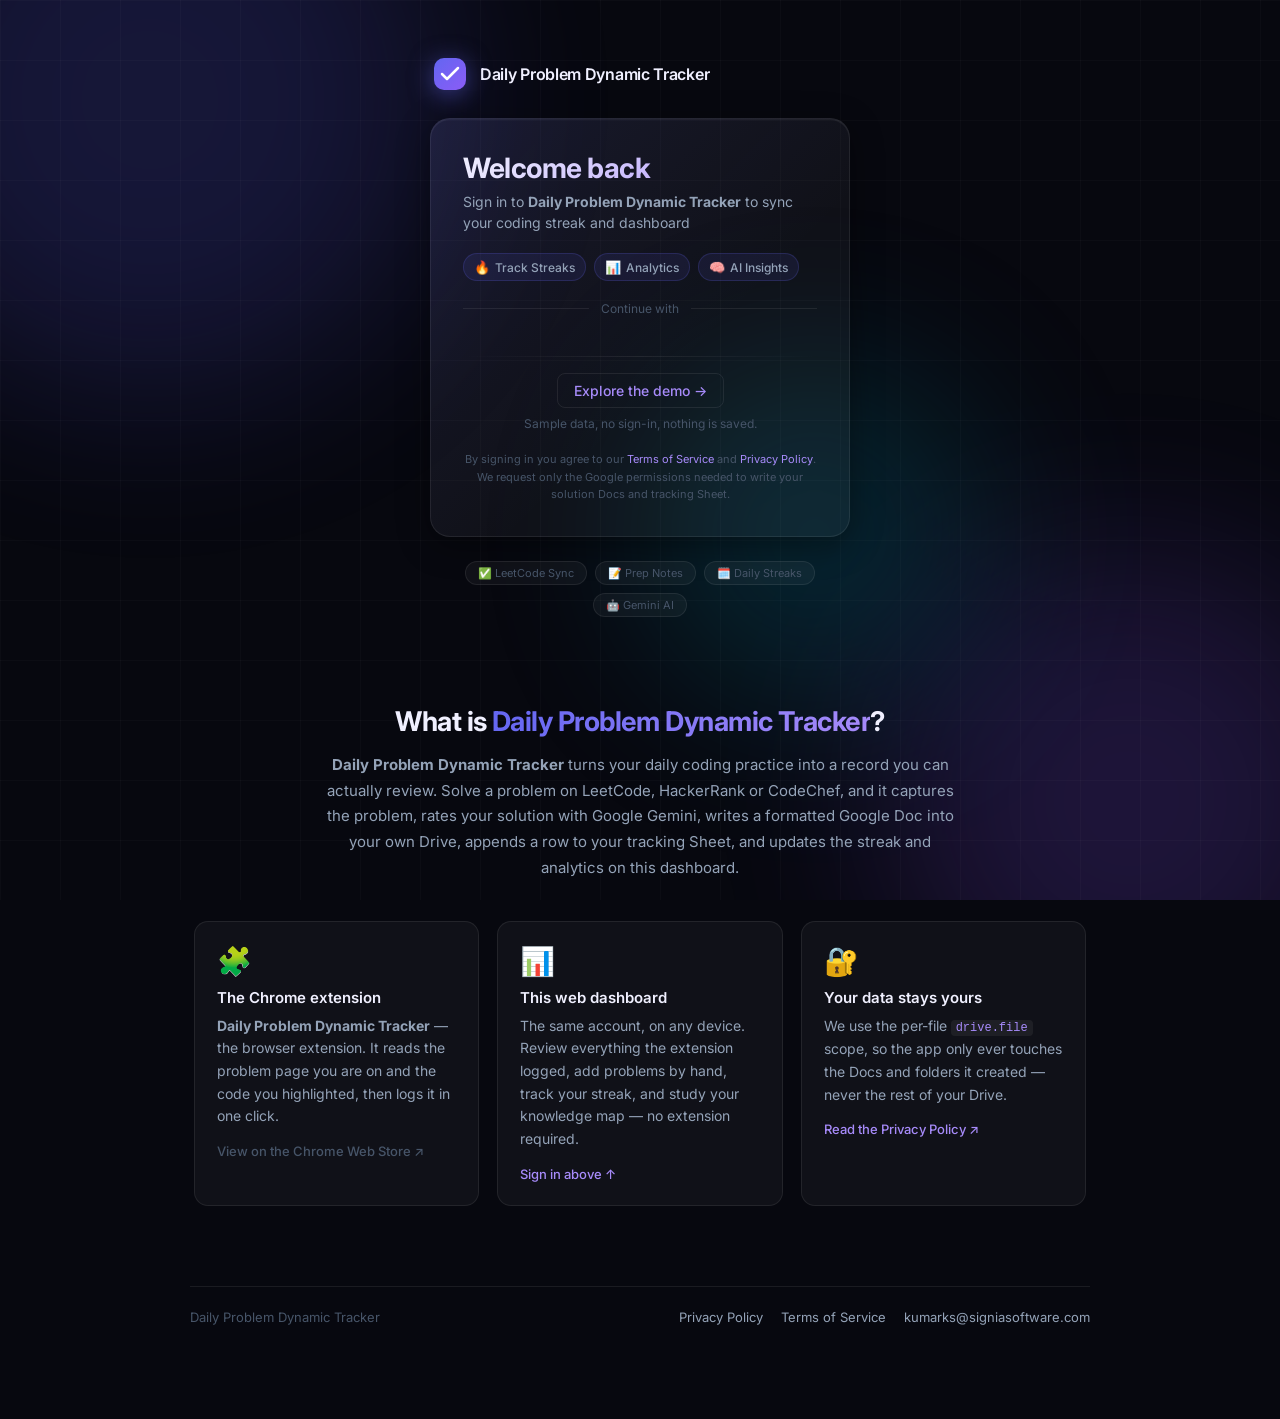
<file: index.html>
<!DOCTYPE html>
<html lang="en">

<head>
  <meta charset="UTF-8" />
  <meta name="viewport" content="width=device-width, initial-scale=1.0" />
  <title>Daily Problem Dynamic Tracker — Sign In</title>
  <meta name="description"
    content="Daily Problem Dynamic Tracker — the Chrome extension and web dashboard that log every coding problem you solve, generate a Google Doc of each solution, and track your streak and progress." />
  <link rel="preconnect" href="https://fonts.googleapis.com" />
  <link rel="preconnect" href="https://fonts.gstatic.com" crossorigin />
  <link href="https://fonts.googleapis.com/css2?family=Inter:wght@300;400;500;600;700;800&display=swap"
    rel="stylesheet" />
  <link rel="stylesheet" href="css/tokens.css" />
  <link rel="stylesheet" href="css/style.css" />
  <!-- Google Identity Services -->
  <script src="https://accounts.google.com/gsi/client" async defer></script>
</head>

<body class="login-page">

  <!-- Animated background blobs -->
  <div class="bg-blobs">
    <div class="blob blob-1"></div>
    <div class="blob blob-2"></div>
    <div class="blob blob-3"></div>
  </div>

  <!-- Grid overlay -->
  <div class="grid-overlay"></div>

  <main class="login-container">

    <!-- Brand -->
    <div class="brand" id="brand">
      <div class="brand-icon">
        <svg width="32" height="32" viewBox="0 0 32 32" fill="none">
          <rect width="32" height="32" rx="10" fill="url(#brandGrad)" />
          <path d="M8 16L13 21L24 10" stroke="white" stroke-width="2.5" stroke-linecap="round"
            stroke-linejoin="round" />
          <defs>
            <linearGradient id="brandGrad" x1="0" y1="0" x2="32" y2="32" gradientUnits="userSpaceOnUse">
              <stop stop-color="#6366f1" />
              <stop offset="1" stop-color="#8b5cf6" />
            </linearGradient>
          </defs>
        </svg>
      </div>
      <span class="brand-name" data-app-name>Daily Problem Dynamic Tracker</span>
    </div>

    <!-- Card -->
    <div class="card login-card" id="loginCard">
      <div class="card-glow"></div>

      <div class="card-header">
        <h1 class="card-title">Welcome back</h1>
        <p class="card-subtitle">
          Sign in to <strong data-app-name>Daily Problem Dynamic Tracker</strong> to sync your coding
          streak and dashboard
        </p>
      </div>

      <!-- Stats tease -->
      <div class="stats-row">
        <div class="stat-chip">
          <span class="stat-icon">🔥</span>
          <span>Track Streaks</span>
        </div>
        <div class="stat-chip">
          <span class="stat-icon">📊</span>
          <span>Analytics</span>
        </div>
        <div class="stat-chip">
          <span class="stat-icon">🧠</span>
          <span>AI Insights</span>
        </div>
      </div>

      <!-- Divider -->
      <div class="divider">
        <span>Continue with</span>
      </div>

      <!-- Google Sign-In button (rendered by GSI) -->
      <div id="google-signin-btn" class="google-btn-wrapper"></div>

      <!-- A way in for someone who has no account and should not need one.
           A plain link, deliberately: it carries the flag in the URL, so there
           is no state to set, nothing to clear, and the back button works.
           Styled below the real sign-in because it is the secondary path. -->
      <div class="demo-entry">
        <span class="demo-entry-rule"></span>
        <a class="demo-entry-link" href="dashboard.html?demo=1">
          Explore the demo &rarr;
        </a>
        <p class="demo-entry-note">Sample data, no sign-in, nothing is saved.</p>
      </div>



      <!-- Error message -->
      <div class="error-banner" id="errorBanner" style="display:none;">
        <svg width="16" height="16" viewBox="0 0 16 16" fill="currentColor">
          <path
            d="M8 1a7 7 0 1 0 0 14A7 7 0 0 0 8 1zm0 11a1 1 0 1 1 0-2 1 1 0 0 1 0 2zm.75-4.75a.75.75 0 0 1-1.5 0V5.25a.75.75 0 0 1 1.5 0v2z" />
        </svg>
        <span id="errorText">Something went wrong. Please try again.</span>
      </div>

      <!-- Loading state -->
      <div class="loading-state" id="loadingState" style="display:none;">
        <div class="spinner"></div>
        <span>Signing you in…</span>
      </div>

      <p class="privacy-note">
        By signing in you agree to our
        <a href="/terms.html" class="link">Terms of Service</a> and
        <a href="/privacy.html" class="link">Privacy Policy</a>.
        We request only the Google permissions needed to write your solution Docs and tracking Sheet.
      </p>
    </div>

    <!-- Feature pills -->
    <div class="feature-pills" id="featurePills">
      <div class="pill">✅ LeetCode Sync</div>
      <div class="pill">📝 Prep Notes</div>
      <div class="pill">🗓️ Daily Streaks</div>
      <div class="pill">🤖 Gemini AI</div>
    </div>

    <!--
      About section.

      Google's OAuth verification requires this homepage to (a) explain what the
      app does, (b) carry the same app name as the consent screen, and (c) name
      the Chrome extension that shares this OAuth client. Do not remove it.
    -->
    <section class="about-section" id="about">
      <h2 class="about-title">
        What is <span data-app-name>Daily Problem Dynamic Tracker</span>?
      </h2>
      <p class="about-lead">
        <strong data-app-name>Daily Problem Dynamic Tracker</strong> turns your daily coding practice into a
        record you can actually review. Solve a problem on LeetCode, HackerRank or CodeChef, and it captures
        the problem, rates your solution with Google Gemini, writes a formatted Google Doc into your own
        Drive, appends a row to your tracking Sheet, and updates the streak and analytics on this dashboard.
      </p>

      <div class="about-grid">
        <article class="about-card">
          <div class="about-card-icon">🧩</div>
          <h3>The Chrome extension</h3>
          <p>
            <strong data-app-name>Daily Problem Dynamic Tracker</strong> — the browser extension. It reads the
            problem page you are on and the code you highlighted, then logs it in one click.
          </p>
          <a class="about-link" data-store-link target="_blank" rel="noopener noreferrer">
            View on the Chrome Web Store ↗
          </a>
        </article>

        <article class="about-card">
          <div class="about-card-icon">📊</div>
          <h3>This web dashboard</h3>
          <p>
            The same account, on any device. Review everything the extension logged, add problems by hand,
            track your streak, and study your knowledge map — no extension required.
          </p>
          <a class="about-link" href="#loginCard">Sign in above ↑</a>
        </article>

        <article class="about-card">
          <div class="about-card-icon">🔐</div>
          <h3>Your data stays yours</h3>
          <p>
            We use the per-file <code>drive.file</code> scope, so the app only ever touches the Docs and
            folders it created — never the rest of your Drive.
          </p>
          <a class="about-link" href="/privacy.html">Read the Privacy Policy ↗</a>
        </article>
      </div>
    </section>

    <footer class="site-footer">
      <span data-app-name>Daily Problem Dynamic Tracker</span>
      <nav class="site-footer-links">
        <a href="/privacy.html">Privacy Policy</a>
        <a href="/terms.html">Terms of Service</a>
        <a href="#" data-app-email>Support</a>
      </nav>
    </footer>

  </main>

  <script type="module" src="js/signin.js"></script>
</body>

</html>
</file>
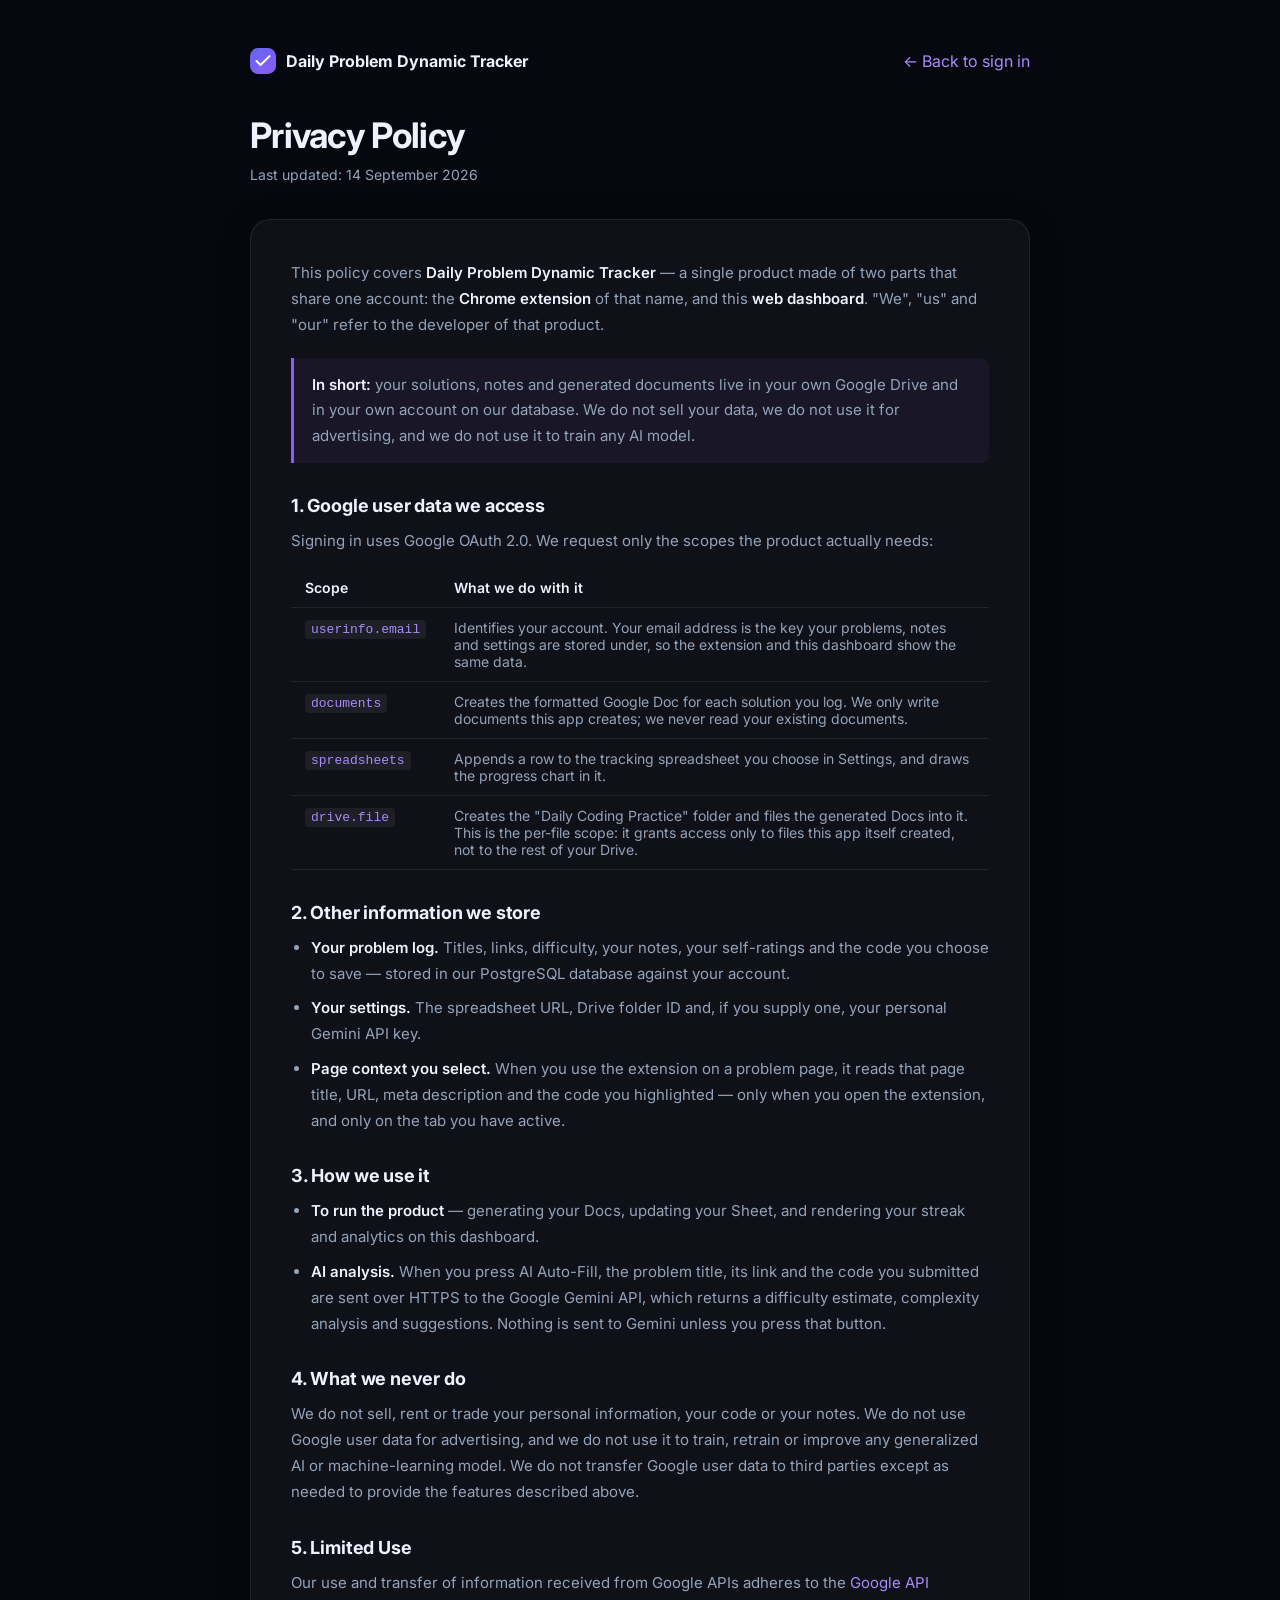
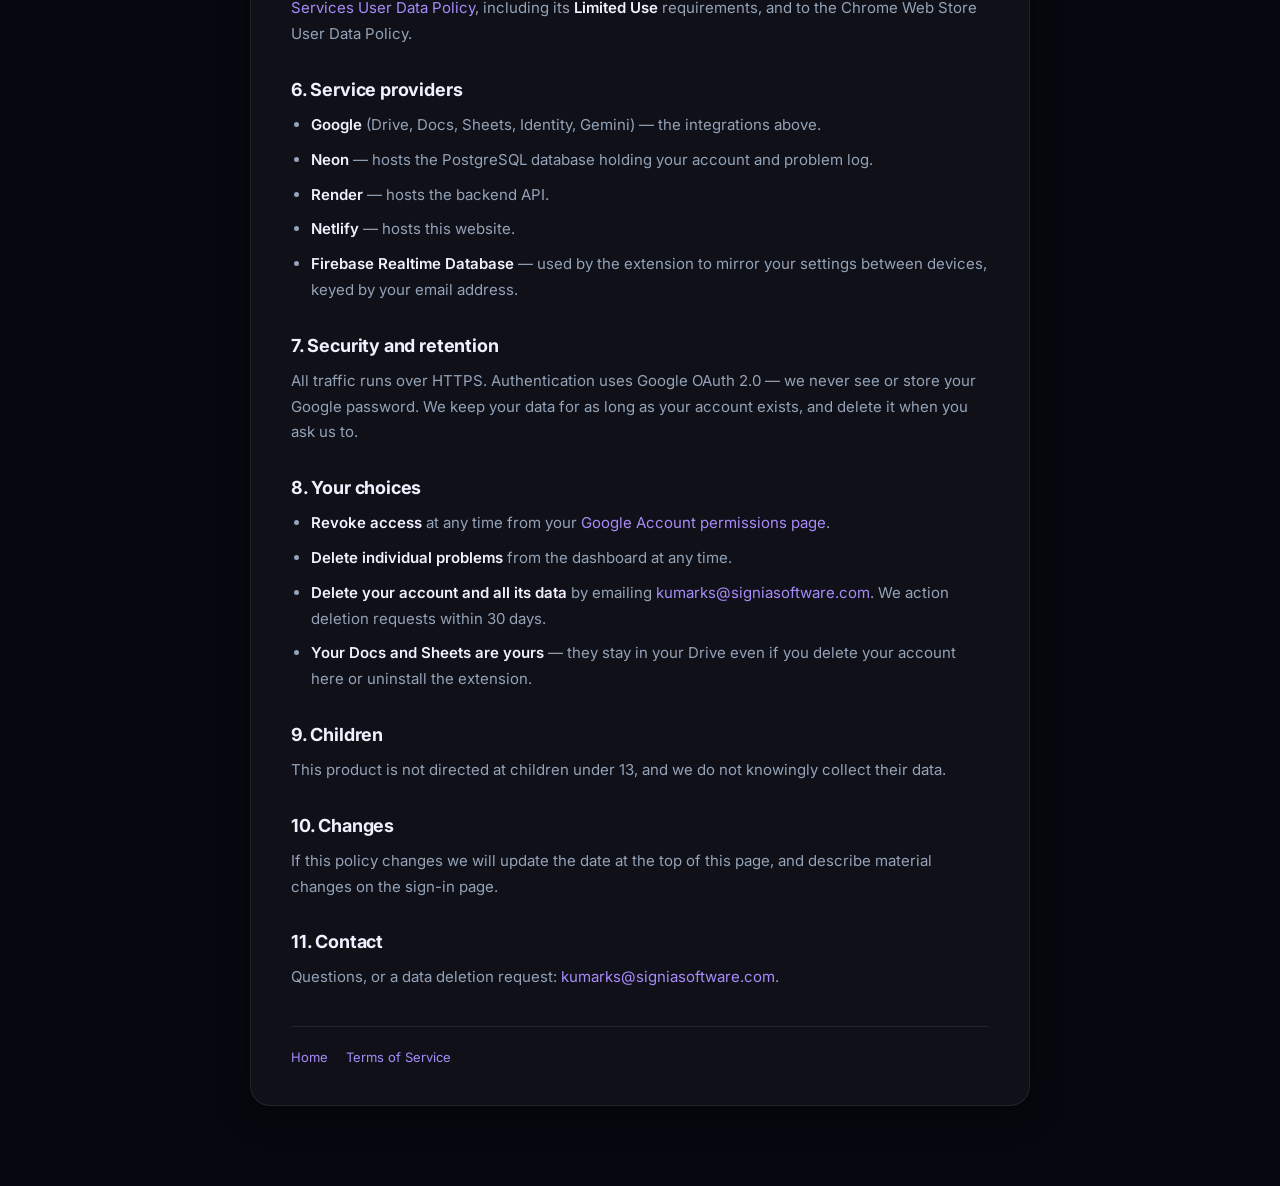
<file: privacy.html>
<!DOCTYPE html>
<html lang="en">

<head>
  <meta charset="UTF-8" />
  <meta name="viewport" content="width=device-width, initial-scale=1.0" />
  <title>Privacy Policy — Daily Problem Dynamic Tracker</title>
  <meta name="description"
    content="Privacy Policy for Daily Problem Dynamic Tracker — what data the Chrome extension and web dashboard collect, how Google user data is used, and how to revoke access." />
  <link rel="preconnect" href="https://fonts.googleapis.com" />
  <link rel="preconnect" href="https://fonts.gstatic.com" crossorigin />
  <link href="https://fonts.googleapis.com/css2?family=Inter:wght@300;400;500;600;700;800&display=swap"
    rel="stylesheet" />
  <link rel="stylesheet" href="css/tokens.css" />
  <link rel="stylesheet" href="css/style.css" />
  <link rel="stylesheet" href="css/legal.css" />
</head>

<body class="legal-page">

  <div class="legal-wrap">

    <nav class="legal-nav">
      <a href="/index.html" class="legal-brand">
        <svg width="26" height="26" viewBox="0 0 32 32" fill="none" aria-hidden="true">
          <rect width="32" height="32" rx="10" fill="url(#pGrad)" />
          <path d="M8 16L13 21L24 10" stroke="white" stroke-width="2.5" stroke-linecap="round"
            stroke-linejoin="round" />
          <defs>
            <linearGradient id="pGrad" x1="0" y1="0" x2="32" y2="32" gradientUnits="userSpaceOnUse">
              <stop stop-color="#6366f1" />
              <stop offset="1" stop-color="#8b5cf6" />
            </linearGradient>
          </defs>
        </svg>
        <span data-app-name>Daily Problem Dynamic Tracker</span>
      </a>
      <a href="/index.html">← Back to sign in</a>
    </nav>

    <header class="legal-header">
      <h1>Privacy Policy</h1>
      <p class="legal-updated">Last updated: 14 September 2026</p>
    </header>

    <main class="legal-body">

      <p>
        This policy covers <strong data-app-name>Daily Problem Dynamic Tracker</strong> — a single product made
        of two parts that share one account: the <strong>Chrome extension</strong> of that name, and this
        <strong>web dashboard</strong>. "We", "us" and "our" refer to the developer of that product.
      </p>

      <div class="legal-callout">
        <p>
          <strong>In short:</strong> your solutions, notes and generated documents live in your own Google
          Drive and in your own account on our database. We do not sell your data, we do not use it for
          advertising, and we do not use it to train any AI model.
        </p>
      </div>

      <h2>1. Google user data we access</h2>
      <p>
        Signing in uses Google OAuth 2.0. We request only the scopes the product actually needs:
      </p>
      <div class="legal-table-wrap">
        <table class="legal-table">
          <thead>
            <tr>
              <th>Scope</th>
              <th>What we do with it</th>
            </tr>
          </thead>
          <tbody>
            <tr>
              <td><code>userinfo.email</code></td>
              <td>Identifies your account. Your email address is the key your problems, notes and settings are
                stored under, so the extension and this dashboard show the same data.</td>
            </tr>
            <tr>
              <td><code>documents</code></td>
              <td>Creates the formatted Google Doc for each solution you log. We only write documents this app
                creates; we never read your existing documents.</td>
            </tr>
            <tr>
              <td><code>spreadsheets</code></td>
              <td>Appends a row to the tracking spreadsheet you choose in Settings, and draws the progress
                chart in it.</td>
            </tr>
            <tr>
              <td><code>drive.file</code></td>
              <td>Creates the "Daily Coding Practice" folder and files the generated Docs into it. This is the
                per-file scope: it grants access only to files this app itself created, not to the rest of your
                Drive.</td>
            </tr>
          </tbody>
        </table>
      </div>

      <h2>2. Other information we store</h2>
      <ul>
        <li><strong>Your problem log.</strong> Titles, links, difficulty, your notes, your self-ratings and the
          code you choose to save — stored in our PostgreSQL database against your account.</li>
        <li><strong>Your settings.</strong> The spreadsheet URL, Drive folder ID and, if you supply one, your
          personal Gemini API key.</li>
        <li><strong>Page context you select.</strong> When you use the extension on a problem page, it reads
          that page title, URL, meta description and the code you highlighted — only when you open the
          extension, and only on the tab you have active.</li>
      </ul>

      <h2>3. How we use it</h2>
      <ul>
        <li><strong>To run the product</strong> — generating your Docs, updating your Sheet, and rendering your
          streak and analytics on this dashboard.</li>
        <li><strong>AI analysis.</strong> When you press AI Auto-Fill, the problem title, its link and the code
          you submitted are sent over HTTPS to the Google Gemini API, which returns a difficulty estimate,
          complexity analysis and suggestions. Nothing is sent to Gemini unless you press that button.</li>
      </ul>

      <h2>4. What we never do</h2>
      <p>
        We do not sell, rent or trade your personal information, your code or your notes. We do not use Google
        user data for advertising, and we do not use it to train, retrain or improve any generalized AI or
        machine-learning model. We do not transfer Google user data to third parties except as needed to
        provide the features described above.
      </p>

      <h2>5. Limited Use</h2>
      <p>
        Our use and transfer of information received from Google APIs adheres to the
        <a href="https://developers.google.com/terms/api-services-user-data-policy" target="_blank"
          rel="noopener noreferrer">Google API Services User Data Policy</a>, including its
        <strong>Limited Use</strong> requirements, and to the Chrome Web Store User Data Policy.
      </p>

      <h2>6. Service providers</h2>
      <ul>
        <li><strong>Google</strong> (Drive, Docs, Sheets, Identity, Gemini) — the integrations above.</li>
        <li><strong>Neon</strong> — hosts the PostgreSQL database holding your account and problem log.</li>
        <li><strong>Render</strong> — hosts the backend API.</li>
        <li><strong>Netlify</strong> — hosts this website.</li>
        <li><strong>Firebase Realtime Database</strong> — used by the extension to mirror your settings between
          devices, keyed by your email address.</li>
      </ul>

      <h2>7. Security and retention</h2>
      <p>
        All traffic runs over HTTPS. Authentication uses Google OAuth 2.0 — we never see or store your Google
        password. We keep your data for as long as your account exists, and delete it when you ask us to.
      </p>

      <h2>8. Your choices</h2>
      <ul>
        <li><strong>Revoke access</strong> at any time from your
          <a href="https://myaccount.google.com/permissions" target="_blank" rel="noopener noreferrer">Google
            Account permissions page</a>.</li>
        <li><strong>Delete individual problems</strong> from the dashboard at any time.</li>
        <li><strong>Delete your account and all its data</strong> by emailing
          <a href="#" data-app-email>the address below</a>. We action deletion requests within 30 days.</li>
        <li><strong>Your Docs and Sheets are yours</strong> — they stay in your Drive even if you delete your
          account here or uninstall the extension.</li>
      </ul>

      <h2>9. Children</h2>
      <p>This product is not directed at children under 13, and we do not knowingly collect their data.</p>

      <h2>10. Changes</h2>
      <p>
        If this policy changes we will update the date at the top of this page, and describe material changes
        on the sign-in page.
      </p>

      <h2>11. Contact</h2>
      <p>
        Questions, or a data deletion request: <a href="#" data-app-email>contact us</a>.
      </p>

      <div class="legal-footer">
        <a href="/index.html">Home</a>
        <a href="/terms.html">Terms of Service</a>
      </div>
    </main>
  </div>

  <script src="js/config.js"></script>
</body>

</html>
</file>
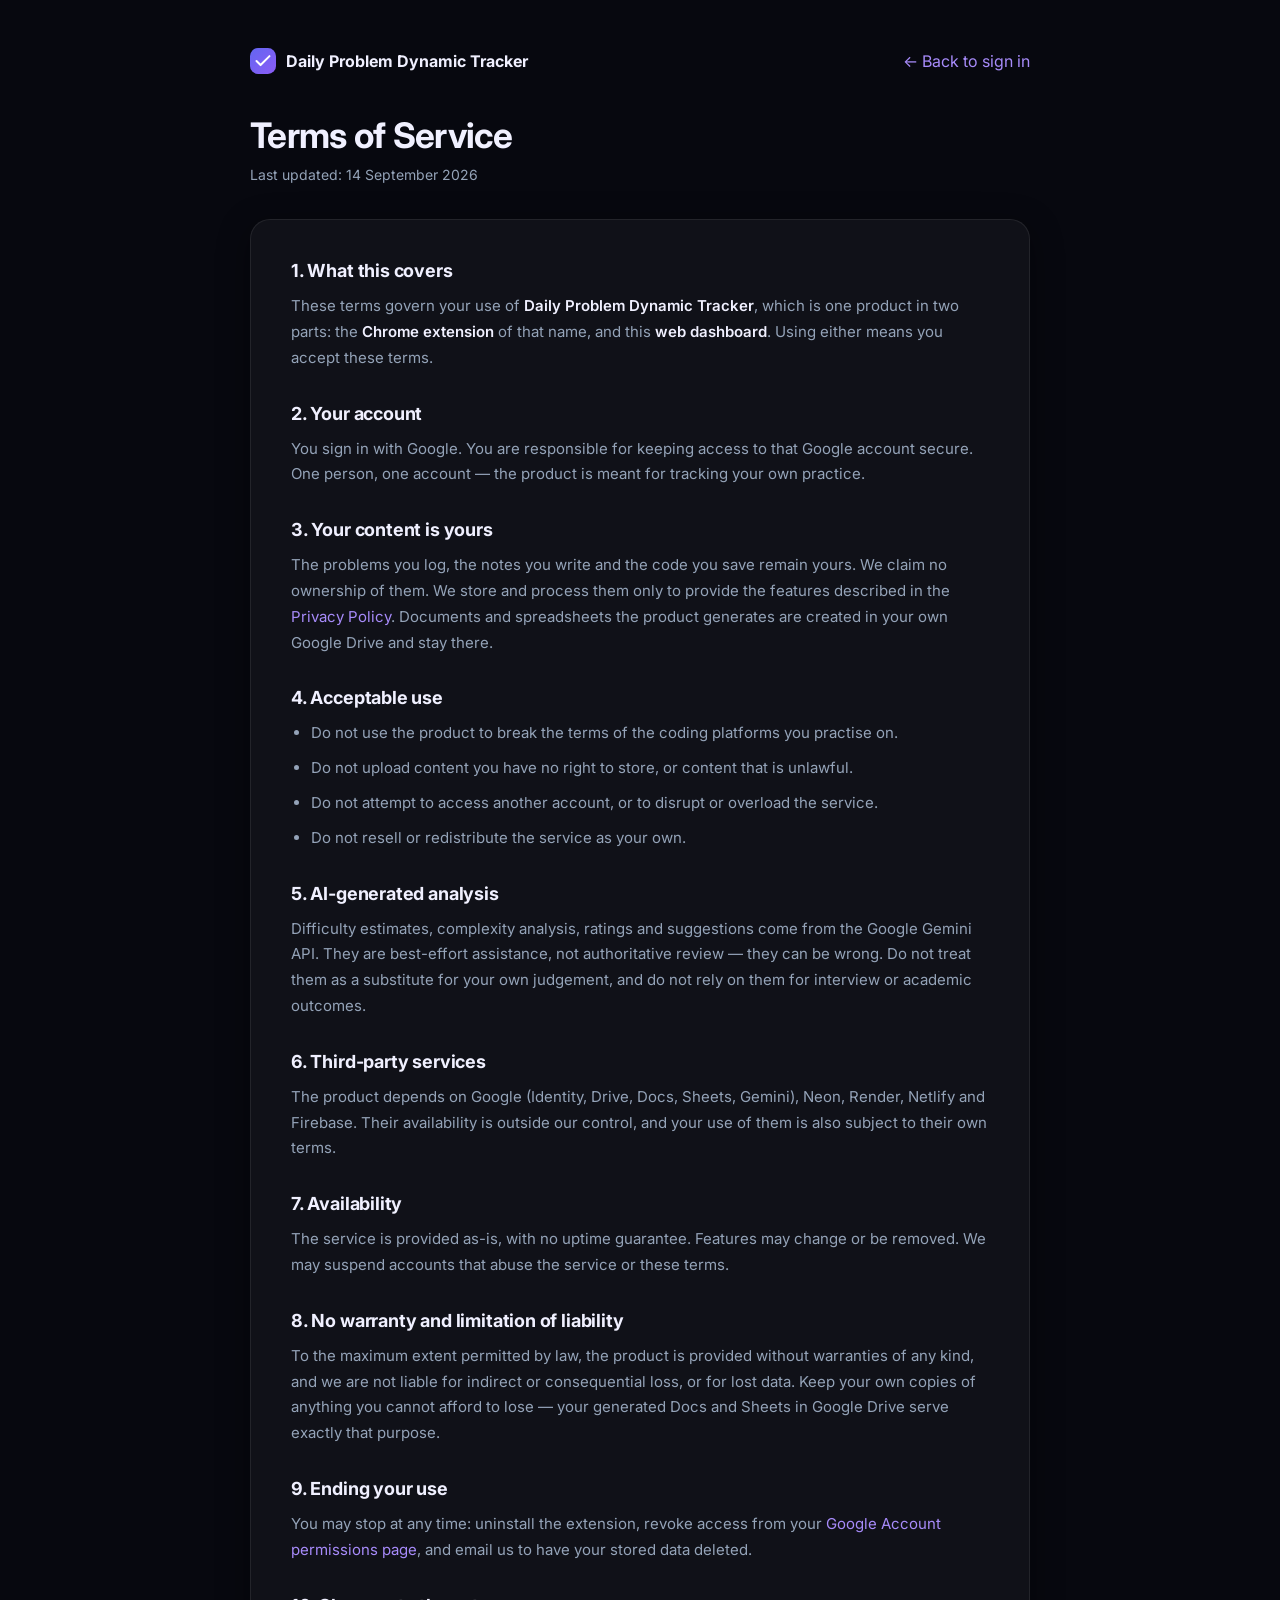
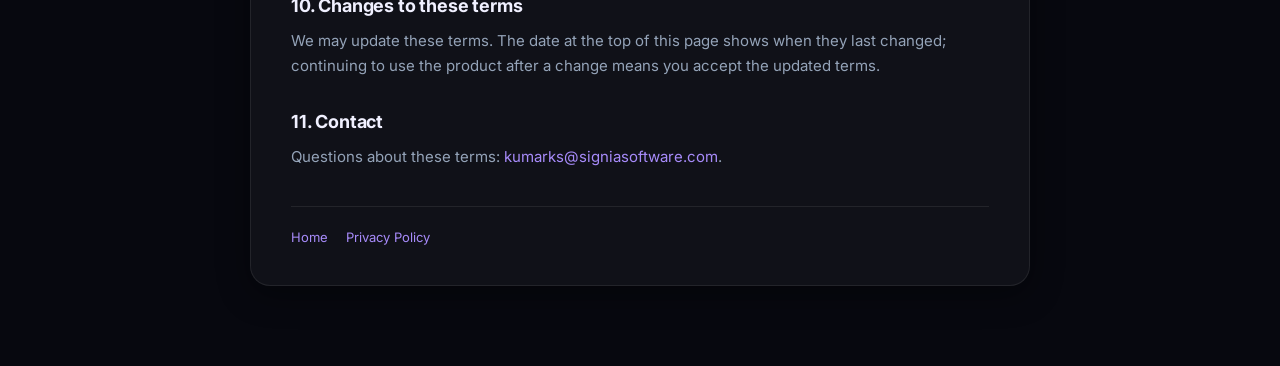
<file: terms.html>
<!DOCTYPE html>
<html lang="en">

<head>
  <meta charset="UTF-8" />
  <meta name="viewport" content="width=device-width, initial-scale=1.0" />
  <title>Terms of Service — Daily Problem Dynamic Tracker</title>
  <meta name="description"
    content="Terms of Service for Daily Problem Dynamic Tracker — the Chrome extension and web dashboard for logging and reviewing your coding practice." />
  <link rel="preconnect" href="https://fonts.googleapis.com" />
  <link rel="preconnect" href="https://fonts.gstatic.com" crossorigin />
  <link href="https://fonts.googleapis.com/css2?family=Inter:wght@300;400;500;600;700;800&display=swap"
    rel="stylesheet" />
  <link rel="stylesheet" href="css/tokens.css" />
  <link rel="stylesheet" href="css/style.css" />
  <link rel="stylesheet" href="css/legal.css" />
</head>

<body class="legal-page">

  <div class="legal-wrap">

    <nav class="legal-nav">
      <a href="/index.html" class="legal-brand">
        <svg width="26" height="26" viewBox="0 0 32 32" fill="none" aria-hidden="true">
          <rect width="32" height="32" rx="10" fill="url(#tGrad)" />
          <path d="M8 16L13 21L24 10" stroke="white" stroke-width="2.5" stroke-linecap="round"
            stroke-linejoin="round" />
          <defs>
            <linearGradient id="tGrad" x1="0" y1="0" x2="32" y2="32" gradientUnits="userSpaceOnUse">
              <stop stop-color="#6366f1" />
              <stop offset="1" stop-color="#8b5cf6" />
            </linearGradient>
          </defs>
        </svg>
        <span data-app-name>Daily Problem Dynamic Tracker</span>
      </a>
      <a href="/index.html">← Back to sign in</a>
    </nav>

    <header class="legal-header">
      <h1>Terms of Service</h1>
      <p class="legal-updated">Last updated: 14 September 2026</p>
    </header>

    <main class="legal-body">

      <h2>1. What this covers</h2>
      <p>
        These terms govern your use of <strong data-app-name>Daily Problem Dynamic Tracker</strong>, which is
        one product in two parts: the <strong>Chrome extension</strong> of that name, and this
        <strong>web dashboard</strong>. Using either means you accept these terms.
      </p>

      <h2>2. Your account</h2>
      <p>
        You sign in with Google. You are responsible for keeping access to that Google account secure. One
        person, one account — the product is meant for tracking your own practice.
      </p>

      <h2>3. Your content is yours</h2>
      <p>
        The problems you log, the notes you write and the code you save remain yours. We claim no ownership of
        them. We store and process them only to provide the features described in the
        <a href="/privacy.html">Privacy Policy</a>. Documents and spreadsheets the product generates are
        created in your own Google Drive and stay there.
      </p>

      <h2>4. Acceptable use</h2>
      <ul>
        <li>Do not use the product to break the terms of the coding platforms you practise on.</li>
        <li>Do not upload content you have no right to store, or content that is unlawful.</li>
        <li>Do not attempt to access another account, or to disrupt or overload the service.</li>
        <li>Do not resell or redistribute the service as your own.</li>
      </ul>

      <h2>5. AI-generated analysis</h2>
      <p>
        Difficulty estimates, complexity analysis, ratings and suggestions come from the Google Gemini API.
        They are best-effort assistance, not authoritative review — they can be wrong. Do not treat them as a
        substitute for your own judgement, and do not rely on them for interview or academic outcomes.
      </p>

      <h2>6. Third-party services</h2>
      <p>
        The product depends on Google (Identity, Drive, Docs, Sheets, Gemini), Neon, Render, Netlify and
        Firebase. Their availability is outside our control, and your use of them is also subject to their own
        terms.
      </p>

      <h2>7. Availability</h2>
      <p>
        The service is provided as-is, with no uptime guarantee. Features may change or be removed. We may
        suspend accounts that abuse the service or these terms.
      </p>

      <h2>8. No warranty and limitation of liability</h2>
      <p>
        To the maximum extent permitted by law, the product is provided without warranties of any kind, and we
        are not liable for indirect or consequential loss, or for lost data. Keep your own copies of anything
        you cannot afford to lose — your generated Docs and Sheets in Google Drive serve exactly that purpose.
      </p>

      <h2>9. Ending your use</h2>
      <p>
        You may stop at any time: uninstall the extension, revoke access from your
        <a href="https://myaccount.google.com/permissions" target="_blank" rel="noopener noreferrer">Google
          Account permissions page</a>, and email us to have your stored data deleted.
      </p>

      <h2>10. Changes to these terms</h2>
      <p>
        We may update these terms. The date at the top of this page shows when they last changed; continuing to
        use the product after a change means you accept the updated terms.
      </p>

      <h2>11. Contact</h2>
      <p>Questions about these terms: <a href="#" data-app-email>contact us</a>.</p>

      <div class="legal-footer">
        <a href="/index.html">Home</a>
        <a href="/privacy.html">Privacy Policy</a>
      </div>
    </main>
  </div>

  <script src="js/config.js"></script>
</body>

</html>
</file>
<file: css/tokens.css>
/* ============================================================
   tokens.css — the vocabulary every other stylesheet speaks.

   One job: declare the scales. No selectors, no components, no
   layout. If a rule here targets an element, it is in the wrong file.

   Load it FIRST, before style.css, on every page.

   ── Why this exists ──────────────────────────────────────────
   The dashboard had drifted to thirty distinct font sizes across two
   units — 13px next to 13.5px next to 0.86rem, which is 13.76px. None
   of that was a decision; it was thirty separate moments of "this looks
   about right", and the result is that nothing lines up and no two
   panels feel related.

   A scale removes the choice. There is no 13.5 step, so nobody can pick
   one. Reach for the nearest token and the page stays in rhythm.

   ── Using it ─────────────────────────────────────────────────
   Every font-size in this project is a var(--fs-*). scripts/smoke.mjs
   enforces that, so a raw px value fails the build rather than quietly
   adding a thirty-first size.
   ============================================================ */

:root {
  /* ── Type scale ────────────────────────────────────────────
     Ten steps, each with the job it was chosen for. Numeric names
     rather than t-shirt sizes: they sort, and "is lg bigger than xl"
     stops being a question. */
  --fs-100: 11px;  /* uppercase overlines, badges, stat captions   */
  --fs-200: 12px;  /* metadata, pills, timestamps                  */
  --fs-300: 13px;  /* dense secondary UI — chat, hints, code       */
  --fs-400: 14px;  /* body and controls. The default.              */
  --fs-500: 15px;  /* emphasis body, tab subtitles                 */
  --fs-600: 16px;  /* card and panel titles                        */
  --fs-700: 18px;  /* section headings                             */
  --fs-800: 22px;  /* secondary numerals                           */
  --fs-900: 28px;  /* page titles, hero stats                      */
  --fs-1000: 40px; /* decorative glyphs and empty-state icons      */

  /* ── Weight ────────────────────────────────────────────────
     Inter ships the full range; these are the five actually used. */
  --fw-regular: 400;
  --fw-medium: 500;
  --fw-semibold: 600;
  --fw-bold: 700;
  --fw-heavy: 800;

  /* ── Line height ───────────────────────────────────────────
     Unitless, so they inherit proportionally. Tight for display
     numerals, relaxed for anything you actually read. */
  --lh-none: 1;
  --lh-tight: 1.2;
  --lh-snug: 1.35;
  --lh-normal: 1.5;
  --lh-relaxed: 1.65;

  /* ── Spacing ───────────────────────────────────────────────
     A 4px grid. The dashboard was already close to one — 4, 8, 12,
     16, 20, 24, 32, 40 — with a stray 5px and 6px. Named so the odd
     values have nowhere to hide. */
  --space-1: 4px;
  --space-2: 8px;
  --space-3: 12px;
  --space-4: 16px;
  --space-5: 20px;
  --space-6: 24px;
  --space-8: 32px;
  --space-10: 40px;

  /* ── Text colour ───────────────────────────────────────────
     There were three near-identical whites in play — #f0f0ff, #f1f5f9
     and #e2e8f0 — used interchangeably for the same job. These are the
     four steps that were actually meant, from headings down to
     disabled. --text-body is the new one: it was the eight uses of
     #e2e8f0 that had no name. */
  --text-primary: #f0f0ff;   /* headings                            */
  --text-body: #e2e8f0;      /* running text inside cards           */
  --text-secondary: #94a3b8; /* supporting copy, labels             */
  --text-muted: #475569;     /* placeholders, disabled, empty states */

  /* ── Reading measure ───────────────────────────────────────
     Prose stops being readable past about 75 characters a line.
     Panels that are documents use this; panels that are canvases or
     embedded apps take the full width instead. */
  --measure: 68ch;

  /* ── Layout ────────────────────────────────────────────────
     The width a document-shaped tab is capped at. Canvas-shaped tabs
     opt out with .tab-content--full rather than overriding this. */
  --tab-max: 1100px;
}
</file>
<file: css/style.css>
/* ============================================================
   DAILY PROBLEM TRACKER — Premium Dark Glassmorphism Design
   ============================================================ */

/* ── Variables ─────────────────────────────────────────────── */
:root {
  /* Tell the browser this is a dark UI. Without it Chrome paints native
     controls — <select> popups, checkboxes, scrollbars, autofill — in light
     mode, which is why the model dropdown looked pasted on from another site. */
  color-scheme: dark;

  --bg-base:       #07080f;
  --bg-surface:    #0d0f1a;
  --bg-card:       rgba(255, 255, 255, 0.04);
  --bg-card-hover: rgba(255, 255, 255, 0.07);
  --border:        rgba(255, 255, 255, 0.08);
  --border-hover:  rgba(139, 92, 246, 0.4);

  /* Text colours live in tokens.css — it loads first and owns them,
     so they are not redeclared here. */

  --accent-1: #6366f1;   /* indigo */
  --accent-2: #8b5cf6;   /* violet */
  --accent-3: #a78bfa;   /* light violet */

  --green:  #10b981;
  --yellow: #f59e0b;
  --red:    #ef4444;

  --radius-sm: 8px;
  --radius-md: 14px;
  --radius-lg: 20px;
  --radius-xl: 28px;

  --shadow-sm: 0 4px 16px rgba(0, 0, 0, 0.3);
  --shadow-md: 0 8px 32px rgba(0, 0, 0, 0.4);
  --shadow-lg: 0 16px 64px rgba(0, 0, 0, 0.5);
  --shadow-glow: 0 0 40px rgba(99, 102, 241, 0.15);

  --transition: all 0.22s cubic-bezier(0.4, 0, 0.2, 1);
}

/* ── Reset ─────────────────────────────────────────────────── */
*, *::before, *::after { box-sizing: border-box; margin: 0; padding: 0; }
html { scroll-behavior: smooth; }
body {
  font-family: 'Inter', -apple-system, BlinkMacSystemFont, sans-serif;
  background: var(--bg-base);
  color: var(--text-primary);
  min-height: 100vh;
  overflow-x: hidden;
  -webkit-font-smoothing: antialiased;
}
a { color: var(--accent-3); text-decoration: none; }
a:hover { text-decoration: underline; }
img { display: block; max-width: 100%; }

/* ── Animated Background ───────────────────────────────────── */
.bg-blobs {
  position: fixed;
  inset: 0;
  z-index: 0;
  pointer-events: none;
  overflow: hidden;
}
.blob {
  position: absolute;
  border-radius: 50%;
  filter: blur(90px);
  opacity: 0.18;
  animation: blobFloat 20s ease-in-out infinite;
}
.blob-1 {
  width: 600px; height: 600px;
  background: radial-gradient(circle, #6366f1, #4f46e5);
  top: -200px; left: -150px;
  animation-delay: 0s;
}
.blob-2 {
  width: 500px; height: 500px;
  background: radial-gradient(circle, #8b5cf6, #7c3aed);
  bottom: -150px; right: -100px;
  animation-delay: -7s;
}
.blob-3 {
  width: 350px; height: 350px;
  background: radial-gradient(circle, #06b6d4, #0891b2);
  top: 40%; left: 50%;
  animation-delay: -14s;
}
@keyframes blobFloat {
  0%, 100% { transform: translate(0, 0) scale(1); }
  33%  { transform: translate(30px, -40px) scale(1.05); }
  66%  { transform: translate(-20px, 20px) scale(0.95); }
}

/* ── Grid Overlay ──────────────────────────────────────────── */
.grid-overlay {
  position: fixed;
  inset: 0;
  z-index: 0;
  pointer-events: none;
  background-image:
    linear-gradient(rgba(255,255,255,0.025) 1px, transparent 1px),
    linear-gradient(90deg, rgba(255,255,255,0.025) 1px, transparent 1px);
  background-size: 60px 60px;
}

/* ── Card ──────────────────────────────────────────────────── */
.card {
  position: relative;
  background: var(--bg-card);
  border: 1px solid var(--border);
  border-radius: var(--radius-lg);
  backdrop-filter: blur(20px);
  -webkit-backdrop-filter: blur(20px);
  box-shadow: var(--shadow-md), inset 0 1px 0 rgba(255,255,255,0.06);
  transition: var(--transition);
}
.card:hover {
  border-color: var(--border-hover);
  box-shadow: var(--shadow-lg), var(--shadow-glow);
}
.card-glow {
  position: absolute;
  inset: -1px;
  border-radius: inherit;
  background: linear-gradient(135deg, rgba(99,102,241,0.1), transparent 60%);
  pointer-events: none;
  z-index: -1;
}

/* ── Buttons ───────────────────────────────────────────────── */
.btn {
  display: inline-flex;
  align-items: center;
  gap: 6px;
  padding: 10px 20px;
  border-radius: var(--radius-sm);
  font-size: var(--fs-400);
  font-weight: 500;
  font-family: inherit;
  cursor: pointer;
  border: none;
  transition: var(--transition);
  white-space: nowrap;
}
.btn-primary {
  background: linear-gradient(135deg, var(--accent-1), var(--accent-2));
  color: white;
  box-shadow: 0 4px 16px rgba(99,102,241,0.35);
}
.btn-primary:hover {
  transform: translateY(-1px);
  box-shadow: 0 6px 24px rgba(99,102,241,0.5);
}
.btn-primary:active { transform: translateY(0); }
.btn-ghost {
  background: rgba(255,255,255,0.05);
  color: var(--text-secondary);
  border: 1px solid var(--border);
}
.btn-ghost:hover {
  background: rgba(255,255,255,0.1);
  color: var(--text-primary);
  border-color: var(--border-hover);
}
.btn-sm { padding: 6px 12px; font-size: var(--fs-200); }

/* ══════════════════════════════════════════════════════════════
   LOGIN PAGE
   ══════════════════════════════════════════════════════════════ */
.login-page {
  display: flex;
  align-items: flex-start;
  justify-content: center;
  min-height: 100vh;
  padding-block: clamp(28px, 6vh, 64px);
  padding-inline: 20px;
}

.login-container {
  position: relative;
  z-index: 1;
  display: flex;
  flex-direction: column;
  align-items: center;
  gap: 24px;
  width: 100%;
  max-width: 900px;
  animation: fadeSlideUp 0.5s ease both;
}

/* The sign-in card and its immediate siblings stay card-width; the About
   section and footer below opt out via their own max-width. */
.login-container > .brand,
.login-container > .login-card,
.login-container > .feature-pills {
  width: 100%;
  max-width: 420px;
}
@keyframes fadeSlideUp {
  from { opacity: 0; transform: translateY(24px); }
  to   { opacity: 1; transform: translateY(0); }
}

/* Brand */
.brand {
  display: flex;
  align-items: center;
  gap: 10px;
  animation: fadeSlideUp 0.5s 0.05s ease both;
}
.brand-icon {
  display: flex;
  align-items: center;
  justify-content: center;
  width: 40px; height: 40px;
  border-radius: 12px;
  filter: drop-shadow(0 4px 12px rgba(99,102,241,0.5));
}
.brand-icon--sm { width: 28px; height: 28px; border-radius: 8px; }
.brand-name {
  font-size: var(--fs-600);
  font-weight: 600;
  color: var(--text-primary);
  letter-spacing: -0.3px;
}

/* Login Card */
.login-card {
  width: 100%;
  padding: 32px;
  animation: fadeSlideUp 0.5s 0.1s ease both;
}

.card-header { margin-bottom: 20px; }
.card-title {
  font-size: var(--fs-900);
  font-weight: 700;
  letter-spacing: -0.5px;
  margin-bottom: 6px;
  background: linear-gradient(135deg, #f0f0ff, var(--accent-3));
  -webkit-background-clip: text;
  -webkit-text-fill-color: transparent;
  background-clip: text;
}
.card-subtitle {
  font-size: var(--fs-400);
  color: var(--text-secondary);
  line-height: 1.5;
}

/* Stats tease row */
.stats-row {
  display: flex;
  gap: 8px;
  margin-bottom: 20px;
}
.stat-chip {
  display: flex;
  align-items: center;
  gap: 5px;
  padding: 5px 10px;
  background: rgba(99,102,241,0.1);
  border: 1px solid rgba(99,102,241,0.2);
  border-radius: 20px;
  font-size: var(--fs-200);
  color: var(--text-secondary);
  font-weight: 500;
}
.stat-icon { font-size: var(--fs-300); }

/* Divider */
.divider {
  display: flex;
  align-items: center;
  gap: 12px;
  margin-bottom: 20px;
  color: var(--text-muted);
  font-size: var(--fs-200);
}
.divider::before, .divider::after {
  content: '';
  flex: 1;
  height: 1px;
  background: var(--border);
}

/* Google Sign-In button wrapper */
.google-btn-wrapper {
  display: flex;
  justify-content: center;
  margin-bottom: 16px;
  /* Override GSI button to blend with dark theme */
  filter: invert(0);
}

/* Error banner */
.error-banner {
  display: flex;
  align-items: center;
  gap: 8px;
  padding: 10px 14px;
  background: rgba(239,68,68,0.1);
  border: 1px solid rgba(239,68,68,0.3);
  border-radius: var(--radius-sm);
  color: #fca5a5;
  font-size: var(--fs-300);
  margin-bottom: 12px;
  animation: fadeSlideUp 0.3s ease;
}

/* Loading state */
.loading-state {
  display: flex;
  align-items: center;
  justify-content: center;
  gap: 10px;
  padding: 14px;
  color: var(--text-secondary);
  font-size: var(--fs-400);
}
.spinner {
  width: 18px; height: 18px;
  border: 2px solid rgba(99,102,241,0.3);
  border-top-color: var(--accent-1);
  border-radius: 50%;
  animation: spin 0.7s linear infinite;
}
@keyframes spin { to { transform: rotate(360deg); } }

/* Privacy note */
.privacy-note {
  font-size: var(--fs-100);
  color: var(--text-muted);
  text-align: center;
  line-height: 1.6;
  margin-top: 4px;
}
.link { color: var(--accent-3); }

/* Feature pills */
.feature-pills {
  display: flex;
  flex-wrap: wrap;
  justify-content: center;
  gap: 8px;
  animation: fadeSlideUp 0.5s 0.2s ease both;
}
.pill {
  padding: 4px 12px;
  background: rgba(255,255,255,0.04);
  border: 1px solid var(--border);
  border-radius: 20px;
  font-size: var(--fs-100);
  color: var(--text-muted);
}


/* ══════════════════════════════════════════════════════════════
   DASHBOARD PAGE
   ══════════════════════════════════════════════════════════════ */
.dashboard-page { padding-top: 64px; }  /* space for navbar */

/* ── Navbar ─────────────────────────────────────────────────── */
.navbar {
  position: fixed;
  top: 0; left: 0; right: 0;
  z-index: 100;
  display: flex;
  align-items: center;
  justify-content: space-between;
  padding: 0 28px;
  height: 60px;
  background: rgba(7, 8, 15, 0.8);
  border-bottom: 1px solid var(--border);
  backdrop-filter: blur(20px);
  -webkit-backdrop-filter: blur(20px);
}
.nav-brand {
  display: flex;
  align-items: center;
  gap: 8px;
}
.nav-actions {
  display: flex;
  align-items: center;
  gap: 14px;
}
.user-avatar-wrap {
  position: relative;
  width: 34px; height: 34px;
}
.user-avatar {
  width: 34px; height: 34px;
  border-radius: 50%;
  object-fit: cover;
  background: var(--bg-card);
}
.avatar-ring {
  position: absolute;
  inset: -2px;
  border-radius: 50%;
  background: linear-gradient(135deg, var(--accent-1), var(--accent-2));
  z-index: -1;
}
.user-info-nav {
  display: flex;
  flex-direction: column;
  gap: 1px;
}
.user-name-nav {
  font-size: var(--fs-300);
  font-weight: 600;
  color: var(--text-primary);
  line-height: 1;
}
.user-email-nav {
  font-size: var(--fs-100);
  color: var(--text-muted);
  line-height: 1;
}

/* ── Dashboard Main ─────────────────────────────────────────── */
.dashboard-main {
  position: relative;
  z-index: 1;
  padding: 28px 32px;
  max-width: 1200px;
  margin: 0 auto;
  display: flex;
  flex-direction: column;
  gap: 24px;
  animation: fadeSlideUp 0.5s ease both;
}

/* ── Welcome Banner ─────────────────────────────────────────── */
.welcome-banner {
  display: flex;
  align-items: center;
  justify-content: space-between;
  padding: 28px 32px;
  background: linear-gradient(135deg, rgba(99,102,241,0.12), rgba(139,92,246,0.08));
  border: 1px solid rgba(99,102,241,0.2);
  border-radius: var(--radius-xl);
  backdrop-filter: blur(20px);
}
.welcome-title {
  font-size: var(--fs-900);
  font-weight: 700;
  letter-spacing: -0.5px;
  margin-bottom: 4px;
}
.welcome-subtitle {
  font-size: var(--fs-400);
  color: var(--text-secondary);
}
.streak-badge {
  display: flex;
  align-items: center;
  gap: 12px;
  padding: 16px 24px;
  background: rgba(0,0,0,0.3);
  border: 1px solid rgba(245,158,11,0.3);
  border-radius: var(--radius-md);
}
.streak-fire { font-size: var(--fs-1000); }
.streak-count {
  font-size: var(--fs-900);
  font-weight: 800;
  color: #fbbf24;
  line-height: 1;
}
.streak-label {
  font-size: var(--fs-100);
  color: var(--text-muted);
  text-transform: uppercase;
  letter-spacing: 0.5px;
}

/* ── Stats Grid ─────────────────────────────────────────────── */
.stats-grid {
  display: grid;
  grid-template-columns: repeat(4, 1fr);
  gap: 16px;
}
.stat-card {
  position: relative;
  padding: 20px;
  background: var(--bg-card);
  border: 1px solid var(--border);
  border-radius: var(--radius-lg);
  backdrop-filter: blur(20px);
  display: flex;
  flex-direction: column;
  gap: 12px;
  transition: var(--transition);
  overflow: hidden;
}
.stat-card::before {
  content: '';
  position: absolute;
  top: 0; left: 0; right: 0;
  height: 2px;
  background: linear-gradient(90deg, var(--accent-1), var(--accent-2));
  border-radius: 2px 2px 0 0;
  opacity: 0;
  transition: var(--transition);
}
.stat-card:hover { transform: translateY(-2px); border-color: var(--border-hover); }
.stat-card:hover::before { opacity: 1; }
.stat-card-icon {
  width: 40px; height: 40px;
  border-radius: 10px;
  display: flex; align-items: center; justify-content: center;
  flex-shrink: 0;
}
.stat-card-value {
  font-size: var(--fs-900);
  font-weight: 800;
  letter-spacing: -1px;
  line-height: 1;
}
.stat-card-label {
  font-size: var(--fs-200);
  color: var(--text-muted);
  text-transform: uppercase;
  letter-spacing: 0.5px;
}
.stat-card-trend {
  font-size: var(--fs-100);
  font-weight: 500;
}
.stat-card-trend.up { color: var(--green); }
.stat-card-trend.down { color: var(--red); }

/* ── Content Row ─────────────────────────────────────────────── */
.content-row {
  display: grid;
  grid-template-columns: 1fr 300px;
  gap: 20px;
}
.content-card { padding: 24px; }
.content-card--narrow { /* 300px already from grid */ }

.content-card-header {
  display: flex;
  align-items: center;
  justify-content: space-between;
  margin-bottom: 20px;
}
.content-card-title {
  font-size: var(--fs-600);
  font-weight: 600;
  letter-spacing: -0.3px;
}

/* ── Problem List ─────────────────────────────────────────────── */
.problem-list {
  display: flex;
  flex-direction: column;
  gap: 10px;
  max-height: 380px;
  overflow-y: auto;
  scrollbar-width: thin;
  scrollbar-color: var(--border) transparent;
}
.problem-item {
  display: flex;
  align-items: center;
  gap: 12px;
  padding: 12px 14px;
  background: rgba(255,255,255,0.03);
  border: 1px solid var(--border);
  border-radius: var(--radius-md);
  transition: var(--transition);
  animation: fadeSlideUp 0.3s ease;
}
.problem-item:hover {
  background: rgba(255,255,255,0.06);
  border-color: var(--border-hover);
}
.problem-difficulty {
  flex-shrink: 0;
  padding: 3px 8px;
  border-radius: 6px;
  font-size: var(--fs-100);
  font-weight: 600;
  text-transform: uppercase;
  letter-spacing: 0.5px;
}
.diff-easy    { background: rgba(16,185,129,0.15); color: #34d399; border: 1px solid rgba(16,185,129,0.3); }
.diff-medium  { background: rgba(245,158,11,0.15); color: #fbbf24; border: 1px solid rgba(245,158,11,0.3); }
.diff-hard    { background: rgba(239,68,68,0.15);  color: #f87171; border: 1px solid rgba(239,68,68,0.3); }
.problem-info { flex: 1; min-width: 0; }
.problem-title {
  font-size: var(--fs-400);
  font-weight: 500;
  white-space: nowrap;
  overflow: hidden;
  text-overflow: ellipsis;
}
.problem-meta {
  font-size: var(--fs-100);
  color: var(--text-muted);
  margin-top: 2px;
}
.problem-tags {
  display: flex;
  flex-wrap: wrap;
  gap: 4px;
  margin-left: auto;
}
.problem-delete-btn {
  background: none;
  border: none;
  color: var(--text-muted);
  cursor: pointer;
  font-size: var(--fs-400);
  padding: 4px 6px;
  border-radius: 6px;
  opacity: 0;
  transition: var(--transition);
  flex-shrink: 0;
  line-height: 1;
}
.problem-item:hover .problem-delete-btn {
  opacity: 1;
}
.problem-delete-btn:hover {
  background: rgba(239, 68, 68, 0.12);
  color: #f87171;
}
.btn-danger {
  background: rgba(239, 68, 68, 0.12);
  color: #f87171;
  border: 1px solid rgba(239, 68, 68, 0.25);
  font-family: inherit;
  cursor: pointer;
}
.btn-danger:hover {
  background: rgba(239, 68, 68, 0.2);
  border-color: rgba(239, 68, 68, 0.4);
  color: #fca5a5;
}
.tag {
  padding: 2px 7px;
  background: rgba(99,102,241,0.1);
  border: 1px solid rgba(99,102,241,0.2);
  border-radius: 4px;
  font-size: var(--fs-100);
  color: var(--accent-3);
  white-space: nowrap;
}

/* ── Empty State ─────────────────────────────────────────────── */
.empty-state {
  text-align: center;
  padding: 40px 20px;
  color: var(--text-muted);
}
.empty-icon { font-size: var(--fs-1000); margin-bottom: 10px; }
.empty-state p { font-size: var(--fs-300); }

/* ── Profile Card Body ───────────────────────────────────────── */
.profile-body { text-align: center; }
.profile-avatar-wrap {
  position: relative;
  width: 72px; height: 72px;
  margin: 0 auto 14px;
}
.profile-avatar {
  width: 72px; height: 72px;
  border-radius: 50%;
  object-fit: cover;
  background: var(--bg-card);
}
.profile-avatar-ring {
  position: absolute;
  inset: -3px;
  border-radius: 50%;
  background: linear-gradient(135deg, var(--accent-1), var(--accent-2));
  z-index: -1;
}
.profile-name {
  font-size: var(--fs-600);
  font-weight: 600;
  margin-bottom: 4px;
}
.profile-email {
  font-size: var(--fs-200);
  color: var(--text-muted);
  margin-bottom: 20px;
  word-break: break-all;
}
.profile-stats {
  display: flex;
  justify-content: center;
  align-items: center;
  gap: 16px;
  margin-bottom: 20px;
}
.profile-stat { text-align: center; }
.profile-stat-val {
  font-size: var(--fs-800);
  font-weight: 700;
  line-height: 1;
  margin-bottom: 2px;
}
.profile-stat-label {
  font-size: var(--fs-100);
  color: var(--text-muted);
  text-transform: uppercase;
  letter-spacing: 0.5px;
}
.profile-stat-divider {
  width: 1px;
  height: 36px;
  background: var(--border);
}
.auth-provider-pill {
  display: flex;
  align-items: center;
  justify-content: center;
  gap: 8px;
  padding: 8px 14px;
  background: rgba(66,133,244,0.08);
  border: 1px solid rgba(66,133,244,0.2);
  border-radius: 20px;
  font-size: var(--fs-100);
  color: var(--text-secondary);
}

/* ── Badges ──────────────────────────────────────────────────── */
.badge {
  padding: 3px 9px;
  border-radius: 6px;
  font-size: var(--fs-100);
  font-weight: 600;
  text-transform: uppercase;
  letter-spacing: 0.5px;
}
.badge-role {
  background: rgba(99,102,241,0.15);
  color: var(--accent-3);
  border: 1px solid rgba(99,102,241,0.3);
}

/* ── Modal ───────────────────────────────────────────────────── */
.modal-overlay {
  position: fixed;
  inset: 0;
  z-index: 200;
  background: rgba(0,0,0,0.6);
  display: flex;
  align-items: center;
  justify-content: center;
  backdrop-filter: blur(6px);
  animation: fadeIn 0.2s ease;
}
@keyframes fadeIn { from { opacity: 0; } to { opacity: 1; } }
.modal {
  background: #111320;
  border: 1px solid var(--border);
  border-radius: var(--radius-xl);
  padding: 28px;
  width: 100%;
  max-width: 480px;
  box-shadow: var(--shadow-lg);
  animation: fadeSlideUp 0.25s ease;
}
.modal-header {
  display: flex;
  justify-content: space-between;
  align-items: center;
  margin-bottom: 24px;
}
.modal-title { font-size: var(--fs-700); font-weight: 700; }
.modal-close {
  background: none;
  border: none;
  color: var(--text-muted);
  font-size: var(--fs-600);
  cursor: pointer;
  padding: 4px 8px;
  border-radius: 6px;
  transition: var(--transition);
}
.modal-close:hover { background: var(--bg-card); color: var(--text-primary); }
.modal-form { display: flex; flex-direction: column; gap: 16px; }
.modal-actions {
  display: flex;
  justify-content: flex-end;
  gap: 10px;
  margin-top: 6px;
}
.form-group { display: flex; flex-direction: column; gap: 6px; }
.form-row { display: grid; grid-template-columns: 1fr 1fr; gap: 14px; }
.form-label {
  font-size: var(--fs-200);
  font-weight: 500;
  color: var(--text-secondary);
  text-transform: uppercase;
  letter-spacing: 0.4px;
}
.form-input {
  padding: 10px 14px;
  background: rgba(255,255,255,0.04);
  border: 1px solid var(--border);
  border-radius: var(--radius-sm);
  color: var(--text-primary);
  font-size: var(--fs-400);
  font-family: inherit;
  outline: none;
  transition: var(--transition);
  width: 100%;
}
.form-input:focus {
  border-color: var(--accent-1);
  background: rgba(99,102,241,0.06);
  box-shadow: 0 0 0 3px rgba(99,102,241,0.12);
}
.form-input::placeholder { color: var(--text-muted); }
.form-select { cursor: pointer; }
.form-select option { background: #111320; color: var(--text-primary); }
.form-textarea { resize: vertical; min-height: 80px; }

/* ── Responsive ──────────────────────────────────────────────── */
@media (max-width: 900px) {
  .stats-grid { grid-template-columns: repeat(2, 1fr); }
  .content-row { grid-template-columns: 1fr; }
  .dashboard-main { padding: 20px 16px; }
}
@media (max-width: 560px) {
  .stats-grid { grid-template-columns: 1fr 1fr; }
  .welcome-banner { flex-direction: column; align-items: flex-start; gap: 16px; }
  .stat-card-value { font-size: var(--fs-800); }
  .login-card { padding: 24px 20px; }
  .stats-row { flex-wrap: wrap; }
  .navbar { padding: 0 16px; }
  .user-info-nav { display: none; }
}

/* ── Homepage: about + footer ───────────────────────────────
   Required by Google's OAuth verification: the homepage must describe the app,
   name it identically to the consent screen, and link the privacy policy. */
.about-section {
  position: relative;
  z-index: 1;
  width: 100%;
  max-width: 900px;
  margin: 64px auto 0;
  padding-inline: 4px;
  text-align: center;
}

.about-title {
  font-size: clamp(1.25rem, 3.2vw, 1.7rem);
  font-weight: 700;
  letter-spacing: -0.02em;
  margin-bottom: 14px;
}
.about-title span {
  background: linear-gradient(120deg, var(--accent-1), var(--accent-3));
  -webkit-background-clip: text;
  background-clip: text;
  -webkit-text-fill-color: transparent;
}

.about-lead {
  color: var(--text-secondary);
  line-height: 1.72;
  font-size: var(--fs-500);
  max-width: 640px;
  margin: 0 auto 40px;
}

.about-grid {
  display: grid;
  grid-template-columns: repeat(auto-fit, minmax(230px, 1fr));
  gap: 18px;
  text-align: left;
}

.about-card {
  background: var(--bg-card);
  border: 1px solid var(--border);
  border-radius: var(--radius-md);
  padding: 22px;
  transition: var(--transition);
}
.about-card:hover {
  background: var(--bg-card-hover);
  border-color: var(--border-hover);
  transform: translateY(-2px);
}

.about-card-icon { font-size: var(--fs-900); margin-bottom: 10px; }

.about-card h3 {
  font-size: var(--fs-500);
  font-weight: 600;
  margin-bottom: 8px;
}

.about-card p {
  color: var(--text-secondary);
  font-size: var(--fs-400);
  line-height: 1.62;
  margin-bottom: 12px;
}

.about-card code {
  font-size: var(--fs-200);
  background: rgba(255, 255, 255, 0.06);
  padding: 1px 5px;
  border-radius: 4px;
  color: var(--accent-3);
}

.about-link {
  font-size: var(--fs-300);
  font-weight: 500;
  color: var(--accent-3);
}
/* The store link has no href until the listing is published. */
.about-link:not([href]) {
  color: var(--text-muted);
  cursor: default;
}
.about-link:not([href]):hover { text-decoration: none; }

.site-footer {
  position: relative;
  z-index: 1;
  width: 100%;
  max-width: 900px;
  margin: 56px auto 0;
  padding-block: 22px 40px;
  border-top: 1px solid var(--border);
  display: flex;
  align-items: center;
  justify-content: space-between;
  gap: 14px;
  flex-wrap: wrap;
  font-size: var(--fs-300);
  color: var(--text-muted);
}

.site-footer-links { display: flex; gap: 18px; flex-wrap: wrap; }
.site-footer-links a { color: var(--text-secondary); }

/* ── Selects ───────────────────────────────────────────────────────
   .form-input was written for <input>; a <select> kept the platform arrow
   and sat visually apart from every other field. Drop the native control
   and draw our own chevron. */
select.form-input {
  appearance: none;
  -webkit-appearance: none;
  -moz-appearance: none;
  cursor: pointer;
  /* Room for the chevron, so long model names never run under it. */
  padding-right: 38px;
  background-image:
    url("data:image/svg+xml;charset=UTF-8,%3Csvg xmlns='http://www.w3.org/2000/svg' width='12' height='8' viewBox='0 0 12 8' fill='none'%3E%3Cpath d='M1 1.5L6 6.5L11 1.5' stroke='%2394a3b8' stroke-width='1.8' stroke-linecap='round' stroke-linejoin='round'/%3E%3C/svg%3E");
  background-repeat: no-repeat;
  background-position: right 14px center;
  text-overflow: ellipsis;
}
select.form-input:hover { border-color: rgba(255, 255, 255, 0.18); }

/* Chrome's autofill repaints the field near-white and ignores our background.
   The huge inset shadow is the long-standing way to override it. */
.form-input:-webkit-autofill,
.form-input:-webkit-autofill:hover,
.form-input:-webkit-autofill:focus {
  -webkit-text-fill-color: var(--text-primary);
  -webkit-box-shadow: 0 0 0 1000px #15172a inset;
  caret-color: var(--text-primary);
  transition: background-color 9999s ease-in-out 0s;
}

/* ── Demo entry on the sign-in card ───────────────────────────────────
   Secondary to the Google button on purpose: someone with an account
   should not have to pick it out from a pair of equals. Quiet type, a
   rule above it for separation, and the consequence stated underneath
   so nobody arrives expecting their own data. */
.demo-entry {
  margin-top: var(--space-5);
  /* The legal text sits immediately below; without this the demo note and
     "By signing in you agree to..." read as one run-on paragraph. */
  margin-bottom: var(--space-5);
  text-align: center;
}
.demo-entry-rule {
  display: block;
  height: 1px;
  margin: 0 0 var(--space-4);
  background: linear-gradient(90deg, transparent, var(--border), transparent);
}
.demo-entry-link {
  display: inline-block;
  font-size: var(--fs-400);
  font-weight: var(--fw-medium);
  color: var(--accent-3);
  text-decoration: none;
  padding: var(--space-2) var(--space-4);
  border: 1px solid var(--border);
  border-radius: var(--radius-sm);
  transition: var(--transition);
}
.demo-entry-link:hover {
  color: var(--text-primary);
  border-color: var(--border-hover);
  background: var(--bg-card-hover);
  text-decoration: none;
}
.demo-entry-note {
  margin: var(--space-2) 0 0;
  font-size: var(--fs-200);
  color: var(--text-muted);
}
</file>
<file: css/legal.css>
/* Shared layout for the standalone legal / policy pages that Google's OAuth
   verification requires to live on this domain. */
.legal-page { position: relative; z-index: 1; }

.legal-wrap {
  max-width: 820px;
  margin: 0 auto;
  padding-block: 48px 80px;
  padding-inline: 20px;
}

.legal-nav {
  display: flex;
  align-items: center;
  justify-content: space-between;
  gap: 16px;
  flex-wrap: wrap;
  margin-bottom: 40px;
}

.legal-brand {
  display: flex;
  align-items: center;
  gap: 10px;
  font-weight: 700;
  color: var(--text-primary);
}
.legal-brand:hover { text-decoration: none; }

.legal-header { margin-bottom: 36px; }
.legal-header h1 {
  font-size: clamp(1.6rem, 4vw, 2.2rem);
  line-height: 1.2;
  letter-spacing: -0.02em;
  margin-bottom: 10px;
}
.legal-updated { color: var(--text-secondary); font-size: var(--fs-400); }

.legal-body {
  background: var(--bg-card);
  border: 1px solid var(--border);
  border-radius: var(--radius-lg);
  padding: clamp(20px, 4vw, 40px);
  box-shadow: var(--shadow-md);
}

.legal-body h2 {
  font-size: var(--fs-700);
  margin: 32px 0 12px;
  color: var(--text-primary);
  letter-spacing: -0.01em;
}
.legal-body h2:first-child { margin-top: 0; }

.legal-body p,
.legal-body li {
  color: var(--text-secondary);
  line-height: 1.72;
  font-size: var(--fs-500);
}
.legal-body p { margin-bottom: 14px; }
.legal-body ul { margin: 0 0 16px 20px; }
.legal-body li { margin-bottom: 9px; }
.legal-body strong { color: var(--text-primary); font-weight: 600; }

.legal-callout {
  border-left: 3px solid var(--accent-2);
  background: rgba(139, 92, 246, 0.07);
  border-radius: 0 var(--radius-sm) var(--radius-sm) 0;
  padding: 14px 18px;
  margin: 20px 0;
}
.legal-callout p:last-child { margin-bottom: 0; }

.legal-table-wrap { overflow-x: auto; margin: 0 0 18px; }
.legal-table { width: 100%; border-collapse: collapse; min-width: 480px; }
.legal-table th,
.legal-table td {
  text-align: left;
  padding: 11px 14px;
  border-bottom: 1px solid var(--border);
  font-size: var(--fs-400);
  color: var(--text-secondary);
  vertical-align: top;
}
.legal-table th { color: var(--text-primary); font-weight: 600; white-space: nowrap; }
.legal-table code {
  font-size: var(--fs-300);
  background: rgba(255, 255, 255, 0.06);
  padding: 2px 6px;
  border-radius: 4px;
  color: var(--accent-3);
}

.legal-footer {
  margin-top: 36px;
  padding-top: 22px;
  border-top: 1px solid var(--border);
  display: flex;
  gap: 18px;
  flex-wrap: wrap;
  font-size: var(--fs-300);
  color: var(--text-muted);
}
</file>
